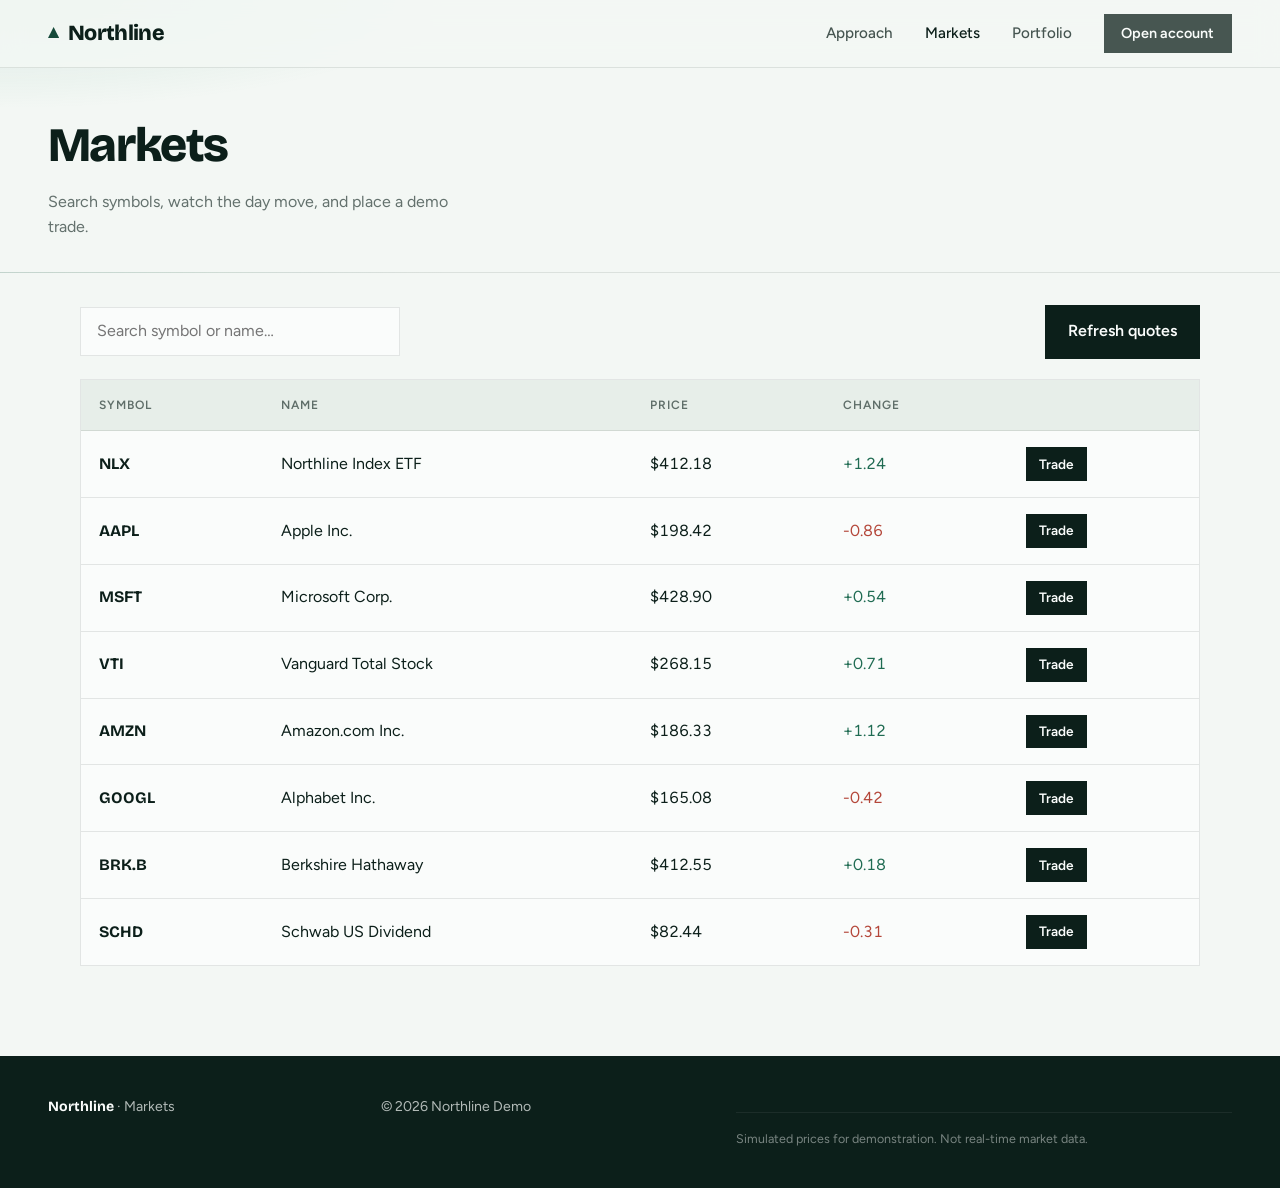
<file: brokerage-website/markets.html>
<!DOCTYPE html>
<html lang="en">
  <head>
    <meta charset="UTF-8" />
    <meta name="viewport" content="width=device-width, initial-scale=1" />
    <title>Markets — Northline</title>
    <meta name="description" content="Browse and trade demo stocks and ETFs on Northline." />
    <link rel="stylesheet" href="css/styles.css" />
  </head>
  <body>
    <nav class="site-nav is-scrolled" aria-label="Primary">
      <a class="nav-brand" href="index.html">
        <span class="mark" aria-hidden="true"></span>
        Northline
      </a>
      <button class="nav-toggle" type="button" aria-label="Menu" aria-expanded="false">
        <span></span><span></span><span></span>
      </button>
      <ul class="nav-links">
        <li><a href="index.html#approach">Approach</a></li>
        <li><a href="markets.html" aria-current="page">Markets</a></li>
        <li><a href="portfolio.html">Portfolio</a></li>
        <li>
          <a class="nav-cta" href="portfolio.html">Open account</a>
        </li>
      </ul>
    </nav>

    <header class="page-hero">
      <h1>Markets</h1>
      <p>Search symbols, watch the day move, and place a demo trade.</p>
    </header>

    <section class="section" style="padding-top: 2rem">
      <div class="section-inner">
        <div class="markets-toolbar">
          <input
            class="search-input"
            type="search"
            id="market-search"
            placeholder="Search symbol or name…"
            autocomplete="off"
          />
          <button class="btn btn-dark" type="button" id="refresh-quotes">Refresh quotes</button>
        </div>
        <div class="panel table-wrap">
          <table class="markets">
            <thead>
              <tr>
                <th>Symbol</th>
                <th>Name</th>
                <th>Price</th>
                <th>Change</th>
                <th></th>
              </tr>
            </thead>
            <tbody id="markets-body"></tbody>
          </table>
        </div>
      </div>
    </section>

    <footer class="site-footer">
      <div><strong>Northline</strong> · Markets</div>
      <div>© 2026 Northline Demo</div>
      <p class="disclaimer">
        Simulated prices for demonstration. Not real-time market data.
      </p>
    </footer>

    <div class="modal-backdrop" id="trade-modal" aria-hidden="true">
      <div class="modal" role="dialog" aria-labelledby="trade-title">
        <h2 id="trade-title">Trade</h2>
        <p class="sub" id="trade-sub"></p>
        <form id="trade-form">
          <div class="field">
            <label for="trade-side">Side</label>
            <select id="trade-side" name="side">
              <option value="buy">Buy</option>
              <option value="sell">Sell</option>
            </select>
          </div>
          <div class="field">
            <label for="trade-qty">Shares</label>
            <input id="trade-qty" name="qty" type="number" min="1" step="1" value="10" required />
          </div>
          <div class="modal-actions">
            <button type="button" class="btn btn-ghost" id="trade-cancel" style="color: var(--ink); border-color: var(--line)">
              Cancel
            </button>
            <button type="submit" class="btn btn-primary">Place order</button>
          </div>
        </form>
      </div>
    </div>

    <div class="toast" id="toast" role="status" aria-live="polite"></div>
    <script src="js/app.js"></script>
  </body>
</html>
</file>
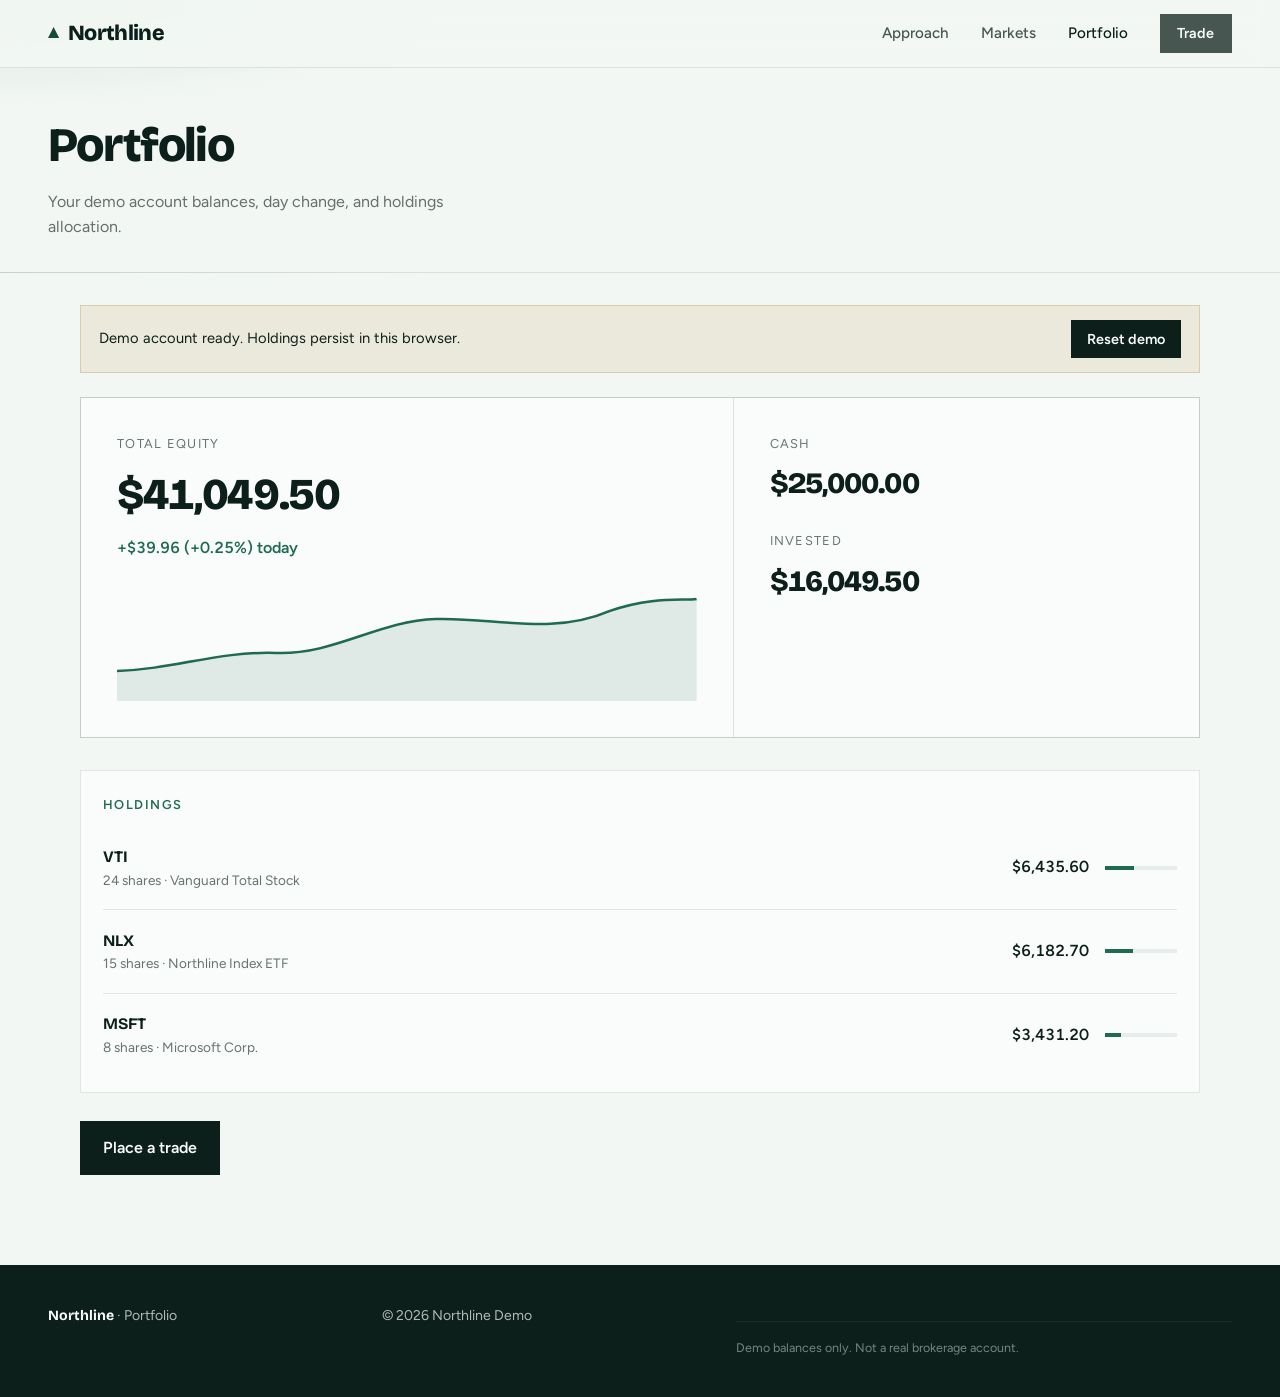
<file: brokerage-website/portfolio.html>
<!DOCTYPE html>
<html lang="en">
  <head>
    <meta charset="UTF-8" />
    <meta name="viewport" content="width=device-width, initial-scale=1" />
    <title>Portfolio — Northline</title>
    <meta name="description" content="View your Northline demo portfolio and holdings." />
    <link rel="stylesheet" href="css/styles.css" />
  </head>
  <body>
    <nav class="site-nav is-scrolled" aria-label="Primary">
      <a class="nav-brand" href="index.html">
        <span class="mark" aria-hidden="true"></span>
        Northline
      </a>
      <button class="nav-toggle" type="button" aria-label="Menu" aria-expanded="false">
        <span></span><span></span><span></span>
      </button>
      <ul class="nav-links">
        <li><a href="index.html#approach">Approach</a></li>
        <li><a href="markets.html">Markets</a></li>
        <li><a href="portfolio.html" aria-current="page">Portfolio</a></li>
        <li>
          <a class="nav-cta" href="markets.html">Trade</a>
        </li>
      </ul>
    </nav>

    <header class="page-hero">
      <h1>Portfolio</h1>
      <p>Your demo account balances, day change, and holdings allocation.</p>
    </header>

    <section class="section" style="padding-top: 2rem">
      <div class="section-inner">
        <div class="auth-banner" id="auth-banner">
          <span>Demo account ready. Holdings persist in this browser.</span>
          <button class="btn btn-dark" type="button" id="reset-portfolio" style="padding: 0.5rem 1rem; font-size: 0.9rem">
            Reset demo
          </button>
        </div>

        <div class="portfolio-summary">
          <div class="summary-block">
            <p class="summary-label">Total equity</p>
            <p class="summary-value" id="equity-value">$0.00</p>
            <p class="summary-delta up" id="equity-delta">+$0.00 (0.00%) today</p>
            <div class="holdings-chart" aria-hidden="true">
              <svg viewBox="0 0 400 120" preserveAspectRatio="none" id="equity-spark">
                <path
                  fill="none"
                  stroke="#1f6b52"
                  stroke-width="2.5"
                  d="M0,90 C40,88 70,70 110,72 C150,74 180,40 220,38 C260,36 300,55 340,30 C370,15 390,20 400,18"
                />
                <path
                  fill="rgba(31,107,82,0.12)"
                  d="M0,90 C40,88 70,70 110,72 C150,74 180,40 220,38 C260,36 300,55 340,30 C370,15 390,20 400,18 L400,120 L0,120 Z"
                />
              </svg>
            </div>
          </div>
          <div class="summary-block">
            <p class="summary-label">Cash</p>
            <p class="summary-value" id="cash-value" style="font-size: 1.85rem">$0.00</p>
            <p class="summary-label" style="margin-top: 1.5rem">Invested</p>
            <p class="summary-value" id="invested-value" style="font-size: 1.85rem">$0.00</p>
          </div>
        </div>

        <div class="panel" style="padding: 0.5rem 1.35rem 1rem">
          <p class="section-kicker" style="margin-top: 1rem">Holdings</p>
          <ul class="holdings-list" id="holdings-list"></ul>
        </div>

        <p style="margin-top: 1.75rem">
          <a class="btn btn-dark" href="markets.html">Place a trade</a>
        </p>
      </div>
    </section>

    <footer class="site-footer">
      <div><strong>Northline</strong> · Portfolio</div>
      <div>© 2026 Northline Demo</div>
      <p class="disclaimer">
        Demo balances only. Not a real brokerage account.
      </p>
    </footer>

    <div class="toast" id="toast" role="status" aria-live="polite"></div>
    <script src="js/app.js"></script>
  </body>
</html>
</file>
<file: brokerage-website/css/styles.css>
/* Northline — investment brokerage
   Direction: cool mist + deep pine + soft gold. Not purple, not cream-terracotta. */

@import url('https://fonts.googleapis.com/css2?family=Bricolage+Grotesque:opsz,wght@12..96,500;12..96,700;12..96,800&family=Figtree:wght@400;500;600&display=swap');

:root {
  --ink: #0c1f1a;
  --pine: #164a3a;
  --pine-mid: #1f6b52;
  --mint: #3a9b78;
  --fog: #e7eee9;
  --mist: #f3f7f4;
  --paper: #fafcfb;
  --gold: #b8974a;
  --gold-soft: #d4bc78;
  --line: rgba(12, 31, 26, 0.1);
  --muted: rgba(12, 31, 26, 0.62);
  --danger: #b4473a;
  --gain: #1f6b52;
  --loss: #b4473a;
  --radius: 2px;
  --font-brand: 'Bricolage Grotesque', sans-serif;
  --font-body: 'Figtree', sans-serif;
  --ease: cubic-bezier(0.22, 1, 0.36, 1);
  --nav-h: 4.25rem;
}

*,
*::before,
*::after {
  box-sizing: border-box;
  margin: 0;
  padding: 0;
}

html {
  scroll-behavior: smooth;
}

body {
  font-family: var(--font-body);
  color: var(--ink);
  background: var(--mist);
  line-height: 1.55;
  -webkit-font-smoothing: antialiased;
  overflow-x: hidden;
}

img {
  max-width: 100%;
  display: block;
}

a {
  color: inherit;
  text-decoration: none;
}

button,
input,
select {
  font: inherit;
}

/* —— Nav —— */
.site-nav {
  position: fixed;
  inset: 0 0 auto;
  z-index: 50;
  height: var(--nav-h);
  display: flex;
  align-items: center;
  justify-content: space-between;
  padding: 0 clamp(1.25rem, 4vw, 3rem);
  background: transparent;
  transition: background 0.4s var(--ease), backdrop-filter 0.4s var(--ease);
}

.site-nav.is-scrolled {
  background: rgba(243, 247, 244, 0.88);
  backdrop-filter: blur(12px);
  border-bottom: 1px solid var(--line);
}

.nav-brand {
  font-family: var(--font-brand);
  font-weight: 800;
  font-size: 1.35rem;
  letter-spacing: -0.03em;
  display: inline-flex;
  align-items: center;
  gap: 0.55rem;
}

.nav-brand .mark {
  width: 0.7rem;
  height: 0.7rem;
  background: var(--pine);
  clip-path: polygon(50% 0%, 100% 100%, 0% 100%);
  transform: translateY(-1px);
}

.nav-links {
  display: flex;
  align-items: center;
  gap: clamp(1rem, 3vw, 2rem);
  list-style: none;
  font-size: 0.95rem;
  font-weight: 500;
}

.nav-links a {
  opacity: 0.75;
  transition: opacity 0.2s;
}

.nav-links a:hover,
.nav-links a[aria-current='page'] {
  opacity: 1;
}

.nav-cta {
  display: inline-flex;
  align-items: center;
  gap: 0.5rem;
  background: var(--ink);
  color: var(--paper);
  padding: 0.55rem 1.1rem;
  font-weight: 600;
  font-size: 0.9rem;
  border: none;
  cursor: pointer;
  transition: background 0.25s var(--ease), transform 0.25s var(--ease);
}

.nav-cta:hover {
  background: var(--pine);
  transform: translateY(-1px);
}

.nav-toggle {
  display: none;
  background: none;
  border: none;
  width: 2.5rem;
  height: 2.5rem;
  cursor: pointer;
  flex-direction: column;
  justify-content: center;
  gap: 5px;
}

.nav-toggle span {
  display: block;
  height: 2px;
  width: 100%;
  background: var(--ink);
}

@media (max-width: 760px) {
  .nav-toggle {
    display: flex;
  }

  .nav-links {
    position: fixed;
    top: var(--nav-h);
    left: 0;
    right: 0;
    flex-direction: column;
    align-items: stretch;
    padding: 1rem 1.25rem 1.5rem;
    background: rgba(243, 247, 244, 0.97);
    border-bottom: 1px solid var(--line);
    gap: 0;
    transform: translateY(-120%);
    opacity: 0;
    pointer-events: none;
    transition: transform 0.35s var(--ease), opacity 0.35s var(--ease);
  }

  .nav-links.is-open {
    transform: translateY(0);
    opacity: 1;
    pointer-events: auto;
  }

  .nav-links li {
    padding: 0.85rem 0;
    border-bottom: 1px solid var(--line);
  }

  .nav-links .nav-cta {
    justify-content: center;
    margin-top: 0.75rem;
  }
}

/* —— Buttons —— */
.btn {
  display: inline-flex;
  align-items: center;
  justify-content: center;
  gap: 0.5rem;
  padding: 0.9rem 1.45rem;
  font-weight: 600;
  font-size: 1rem;
  border: none;
  cursor: pointer;
  transition: transform 0.25s var(--ease), background 0.25s var(--ease), color 0.25s;
}

.btn-primary {
  background: var(--gold);
  color: var(--ink);
}

.btn-primary:hover {
  background: var(--gold-soft);
  transform: translateY(-2px);
}

.btn-ghost {
  background: transparent;
  color: var(--paper);
  border: 1px solid rgba(250, 252, 251, 0.35);
}

.btn-ghost:hover {
  background: rgba(250, 252, 251, 0.1);
  transform: translateY(-2px);
}

.btn-dark {
  background: var(--ink);
  color: var(--paper);
}

.btn-dark:hover {
  background: var(--pine);
  transform: translateY(-2px);
}

.btn-group {
  display: flex;
  flex-wrap: wrap;
  gap: 0.75rem;
}

/* —— Hero —— */
.hero {
  position: relative;
  min-height: 100vh;
  min-height: 100dvh;
  display: grid;
  align-items: end;
  color: var(--paper);
  overflow: hidden;
}

.hero-media {
  position: absolute;
  inset: 0;
  z-index: 0;
}

.hero-media img {
  width: 100%;
  height: 100%;
  object-fit: cover;
  object-position: center 40%;
  transform: scale(1.04);
  animation: hero-drift 28s ease-in-out infinite alternate;
}

@keyframes hero-drift {
  from {
    transform: scale(1.04) translate3d(0, 0, 0);
  }
  to {
    transform: scale(1.1) translate3d(-1.5%, -1%, 0);
  }
}

.hero-media::after {
  content: '';
  position: absolute;
  inset: 0;
  background:
    linear-gradient(
      180deg,
      rgba(12, 31, 26, 0.35) 0%,
      rgba(12, 31, 26, 0.15) 35%,
      rgba(12, 31, 26, 0.72) 72%,
      rgba(12, 31, 26, 0.92) 100%
    ),
    linear-gradient(90deg, rgba(22, 74, 58, 0.45) 0%, transparent 55%);
}

.hero-chart {
  position: absolute;
  inset: auto 0 18% 0;
  height: 42%;
  z-index: 1;
  pointer-events: none;
  opacity: 0.55;
}

.hero-chart path {
  fill: none;
  stroke: var(--gold-soft);
  stroke-width: 2.5;
  stroke-linecap: round;
  stroke-linejoin: round;
  stroke-dasharray: 1800;
  stroke-dashoffset: 1800;
  animation: draw-line 2.4s var(--ease) 0.6s forwards;
}

.hero-chart .ghost {
  stroke: rgba(250, 252, 251, 0.22);
  stroke-width: 1.5;
  animation-delay: 0.9s;
}

@keyframes draw-line {
  to {
    stroke-dashoffset: 0;
  }
}

.hero-content {
  position: relative;
  z-index: 2;
  padding: calc(var(--nav-h) + 2rem) clamp(1.25rem, 4vw, 3rem) clamp(3rem, 8vh, 5rem);
  max-width: 44rem;
}

.hero-brand {
  font-family: var(--font-brand);
  font-weight: 800;
  font-size: clamp(3.4rem, 11vw, 6.5rem);
  line-height: 0.92;
  letter-spacing: -0.045em;
  margin-bottom: 1.1rem;
  opacity: 0;
  transform: translateY(28px);
  animation: rise 0.9s var(--ease) 0.15s forwards;
}

.hero-headline {
  font-family: var(--font-brand);
  font-weight: 700;
  font-size: clamp(1.35rem, 3.2vw, 1.85rem);
  letter-spacing: -0.02em;
  line-height: 1.25;
  max-width: 22ch;
  margin-bottom: 0.85rem;
  opacity: 0;
  transform: translateY(24px);
  animation: rise 0.9s var(--ease) 0.32s forwards;
}

.hero-lede {
  font-size: 1.05rem;
  color: rgba(250, 252, 251, 0.82);
  max-width: 34ch;
  margin-bottom: 1.75rem;
  opacity: 0;
  transform: translateY(20px);
  animation: rise 0.9s var(--ease) 0.48s forwards;
}

.hero-content .btn-group {
  opacity: 0;
  transform: translateY(16px);
  animation: rise 0.9s var(--ease) 0.62s forwards;
}

@keyframes rise {
  to {
    opacity: 1;
    transform: translateY(0);
  }
}

/* —— Sections —— */
.section {
  padding: clamp(4rem, 10vh, 7rem) clamp(1.25rem, 4vw, 3rem);
}

.section-inner {
  max-width: 1120px;
  margin: 0 auto;
}

.section-kicker {
  font-size: 0.8rem;
  font-weight: 600;
  letter-spacing: 0.12em;
  text-transform: uppercase;
  color: var(--pine-mid);
  margin-bottom: 0.75rem;
}

.section-title {
  font-family: var(--font-brand);
  font-weight: 700;
  font-size: clamp(1.85rem, 4vw, 2.75rem);
  letter-spacing: -0.03em;
  line-height: 1.15;
  margin-bottom: 0.75rem;
  max-width: 18ch;
}

.section-lede {
  color: var(--muted);
  max-width: 42ch;
  font-size: 1.05rem;
  margin-bottom: 2.5rem;
}

.reveal {
  opacity: 0;
  transform: translateY(28px);
  transition: opacity 0.8s var(--ease), transform 0.8s var(--ease);
}

.reveal.is-visible {
  opacity: 1;
  transform: translateY(0);
}

/* —— Approach (one job) —— */
.approach {
  background:
    radial-gradient(ellipse 80% 60% at 100% 0%, rgba(58, 155, 120, 0.12), transparent 55%),
    var(--paper);
}

.steps {
  display: grid;
  grid-template-columns: repeat(3, 1fr);
  gap: clamp(1.5rem, 4vw, 3rem);
  list-style: none;
  counter-reset: step;
}

.steps li {
  counter-increment: step;
  padding-top: 1.25rem;
  border-top: 1px solid var(--line);
}

.steps li::before {
  content: counter(step, decimal-leading-zero);
  display: block;
  font-family: var(--font-brand);
  font-weight: 700;
  font-size: 0.95rem;
  color: var(--gold);
  margin-bottom: 0.85rem;
  letter-spacing: 0.04em;
}

.steps h3 {
  font-family: var(--font-brand);
  font-size: 1.25rem;
  font-weight: 700;
  letter-spacing: -0.02em;
  margin-bottom: 0.45rem;
}

.steps p {
  color: var(--muted);
  font-size: 0.98rem;
}

@media (max-width: 760px) {
  .steps {
    grid-template-columns: 1fr;
  }
}

/* —— Markets strip —— */
.markets-section {
  background: var(--ink);
  color: var(--paper);
}

.markets-section .section-kicker {
  color: var(--gold-soft);
}

.markets-section .section-lede {
  color: rgba(250, 252, 251, 0.65);
}

.ticker-row {
  display: grid;
  grid-template-columns: repeat(4, 1fr);
  gap: 1px;
  background: rgba(250, 252, 251, 0.08);
  border: 1px solid rgba(250, 252, 251, 0.1);
}

.ticker {
  background: rgba(12, 31, 26, 0.6);
  padding: 1.35rem 1.25rem;
  min-height: 7.5rem;
}

.ticker-sym {
  font-family: var(--font-brand);
  font-weight: 700;
  font-size: 1.1rem;
  letter-spacing: -0.02em;
  margin-bottom: 0.25rem;
}

.ticker-name {
  font-size: 0.82rem;
  opacity: 0.55;
  margin-bottom: 1rem;
}

.ticker-price {
  font-variant-numeric: tabular-nums;
  font-size: 1.35rem;
  font-weight: 600;
}

.ticker-change {
  font-size: 0.88rem;
  font-variant-numeric: tabular-nums;
  margin-top: 0.25rem;
}

.ticker-change.up {
  color: #7dcea0;
}

.ticker-change.down {
  color: #e8a09a;
}

@media (max-width: 900px) {
  .ticker-row {
    grid-template-columns: repeat(2, 1fr);
  }
}

@media (max-width: 480px) {
  .ticker-row {
    grid-template-columns: 1fr;
  }
}

.link-arrow {
  display: inline-flex;
  align-items: center;
  gap: 0.4rem;
  margin-top: 2rem;
  font-weight: 600;
  color: var(--gold-soft);
  transition: gap 0.25s var(--ease);
}

.link-arrow:hover {
  gap: 0.7rem;
}

/* —— Trust / custody —— */
.custody {
  background:
    linear-gradient(135deg, rgba(22, 74, 58, 0.06), transparent 40%),
    repeating-linear-gradient(
      -12deg,
      transparent,
      transparent 24px,
      rgba(12, 31, 26, 0.03) 24px,
      rgba(12, 31, 26, 0.03) 25px
    ),
    var(--fog);
}

.custody-grid {
  display: grid;
  grid-template-columns: 1.2fr 1fr;
  gap: clamp(2rem, 6vw, 4rem);
  align-items: end;
}

.custody-visual {
  aspect-ratio: 4 / 3;
  background:
    linear-gradient(160deg, rgba(12, 31, 26, 0.25), rgba(22, 74, 58, 0.45)),
    url('https://images.unsplash.com/photo-1486406146926-c627a92ad1ab?auto=format&fit=crop&w=1200&q=80')
      center / cover;
  min-height: 280px;
}

.custody-points {
  list-style: none;
  display: flex;
  flex-direction: column;
  gap: 1.5rem;
}

.custody-points h3 {
  font-family: var(--font-brand);
  font-size: 1.15rem;
  margin-bottom: 0.35rem;
}

.custody-points p {
  color: var(--muted);
  font-size: 0.98rem;
}

@media (max-width: 800px) {
  .custody-grid {
    grid-template-columns: 1fr;
  }
}

/* —— Final CTA —— */
.final-cta {
  background: var(--pine);
  color: var(--paper);
  text-align: center;
}

.final-cta .section-title {
  max-width: none;
  margin-left: auto;
  margin-right: auto;
}

.final-cta .section-lede {
  margin-left: auto;
  margin-right: auto;
  color: rgba(250, 252, 251, 0.7);
}

.final-cta .btn-group {
  justify-content: center;
}

/* —— Footer —— */
.site-footer {
  background: var(--ink);
  color: rgba(250, 252, 251, 0.7);
  padding: 2.5rem clamp(1.25rem, 4vw, 3rem);
  display: flex;
  flex-wrap: wrap;
  justify-content: space-between;
  gap: 1rem;
  font-size: 0.88rem;
}

.site-footer strong {
  color: var(--paper);
  font-family: var(--font-brand);
  font-weight: 700;
}

.site-footer .disclaimer {
  flex-basis: 100%;
  margin-top: 1rem;
  padding-top: 1rem;
  border-top: 1px solid rgba(250, 252, 251, 0.1);
  font-size: 0.78rem;
  opacity: 0.65;
  max-width: 62ch;
}

/* —— Page shell (markets / portfolio) —— */
.page-hero {
  padding: calc(var(--nav-h) + 2.5rem) clamp(1.25rem, 4vw, 3rem) 2rem;
  background:
    radial-gradient(ellipse 70% 80% at 0% 0%, rgba(58, 155, 120, 0.15), transparent 50%),
    var(--mist);
  border-bottom: 1px solid var(--line);
}

.page-hero h1 {
  font-family: var(--font-brand);
  font-weight: 800;
  font-size: clamp(2rem, 5vw, 3rem);
  letter-spacing: -0.035em;
  margin-bottom: 0.5rem;
}

.page-hero p {
  color: var(--muted);
  max-width: 42ch;
}

/* —— Markets table —— */
.panel {
  background: var(--paper);
  border: 1px solid var(--line);
}

.markets-toolbar {
  display: flex;
  flex-wrap: wrap;
  gap: 0.75rem;
  align-items: center;
  justify-content: space-between;
  margin-bottom: 1.25rem;
}

.search-input {
  flex: 1;
  min-width: 180px;
  max-width: 320px;
  padding: 0.7rem 1rem;
  border: 1px solid var(--line);
  background: var(--paper);
  color: var(--ink);
}

.search-input:focus {
  outline: 2px solid var(--mint);
  outline-offset: 1px;
}

.table-wrap {
  overflow-x: auto;
}

table.markets {
  width: 100%;
  border-collapse: collapse;
  font-variant-numeric: tabular-nums;
}

table.markets th,
table.markets td {
  text-align: left;
  padding: 1rem 1.15rem;
  border-bottom: 1px solid var(--line);
  white-space: nowrap;
}

table.markets th {
  font-size: 0.75rem;
  text-transform: uppercase;
  letter-spacing: 0.08em;
  color: var(--muted);
  font-weight: 600;
  background: var(--fog);
}

table.markets tr:last-child td {
  border-bottom: none;
}

table.markets tr {
  transition: background 0.2s;
}

table.markets tbody tr:hover {
  background: rgba(58, 155, 120, 0.06);
}

.sym {
  font-family: var(--font-brand);
  font-weight: 700;
}

.change.up {
  color: var(--gain);
}

.change.down {
  color: var(--loss);
}

.trade-btn {
  padding: 0.4rem 0.85rem;
  background: var(--ink);
  color: var(--paper);
  border: none;
  font-size: 0.85rem;
  font-weight: 600;
  cursor: pointer;
  transition: background 0.2s;
}

.trade-btn:hover {
  background: var(--pine);
}

/* —— Portfolio —— */
.portfolio-summary {
  display: grid;
  grid-template-columns: 1.4fr 1fr;
  gap: 1px;
  background: var(--line);
  border: 1px solid var(--line);
  margin-bottom: 2rem;
}

.summary-block {
  background: var(--paper);
  padding: clamp(1.5rem, 3vw, 2.25rem);
}

.summary-label {
  font-size: 0.8rem;
  text-transform: uppercase;
  letter-spacing: 0.1em;
  color: var(--muted);
  margin-bottom: 0.5rem;
}

.summary-value {
  font-family: var(--font-brand);
  font-weight: 800;
  font-size: clamp(2rem, 4vw, 2.75rem);
  letter-spacing: -0.03em;
  font-variant-numeric: tabular-nums;
}

.summary-delta {
  margin-top: 0.4rem;
  font-variant-numeric: tabular-nums;
  font-weight: 600;
}

.summary-delta.up {
  color: var(--gain);
}

.summary-delta.down {
  color: var(--loss);
}

.holdings-chart {
  height: 120px;
  margin-top: 1.25rem;
}

.holdings-chart svg {
  width: 100%;
  height: 100%;
}

.holdings-list {
  list-style: none;
}

.holding {
  display: grid;
  grid-template-columns: 1fr auto auto;
  gap: 1rem;
  align-items: center;
  padding: 1.15rem 0;
  border-bottom: 1px solid var(--line);
}

.holding:last-child {
  border-bottom: none;
}

.holding-sym {
  font-family: var(--font-brand);
  font-weight: 700;
}

.holding-meta {
  font-size: 0.85rem;
  color: var(--muted);
}

.holding-value {
  font-variant-numeric: tabular-nums;
  font-weight: 600;
  text-align: right;
}

.holding-alloc {
  width: 4.5rem;
  height: 4px;
  background: var(--fog);
  justify-self: end;
}

.holding-alloc span {
  display: block;
  height: 100%;
  background: var(--pine-mid);
}

@media (max-width: 700px) {
  .portfolio-summary {
    grid-template-columns: 1fr;
  }

  .holding {
    grid-template-columns: 1fr auto;
  }

  .holding-alloc {
    display: none;
  }
}

/* —— Trade modal —— */
.modal-backdrop {
  position: fixed;
  inset: 0;
  background: rgba(12, 31, 26, 0.55);
  z-index: 100;
  display: flex;
  align-items: center;
  justify-content: center;
  padding: 1.25rem;
  opacity: 0;
  pointer-events: none;
  transition: opacity 0.3s var(--ease);
}

.modal-backdrop.is-open {
  opacity: 1;
  pointer-events: auto;
}

.modal {
  background: var(--paper);
  width: min(420px, 100%);
  padding: 1.75rem;
  transform: translateY(16px);
  transition: transform 0.35s var(--ease);
}

.modal-backdrop.is-open .modal {
  transform: translateY(0);
}

.modal h2 {
  font-family: var(--font-brand);
  font-size: 1.4rem;
  margin-bottom: 0.35rem;
}

.modal .sub {
  color: var(--muted);
  font-size: 0.9rem;
  margin-bottom: 1.25rem;
}

.field {
  margin-bottom: 1rem;
}

.field label {
  display: block;
  font-size: 0.8rem;
  font-weight: 600;
  letter-spacing: 0.04em;
  text-transform: uppercase;
  margin-bottom: 0.4rem;
  color: var(--muted);
}

.field input,
.field select {
  width: 100%;
  padding: 0.7rem 0.85rem;
  border: 1px solid var(--line);
  background: var(--mist);
}

.modal-actions {
  display: flex;
  gap: 0.65rem;
  margin-top: 1.25rem;
}

.modal-actions .btn {
  flex: 1;
  padding: 0.75rem 1rem;
}

.toast {
  position: fixed;
  bottom: 1.5rem;
  right: 1.5rem;
  background: var(--ink);
  color: var(--paper);
  padding: 0.85rem 1.2rem;
  font-size: 0.92rem;
  z-index: 120;
  transform: translateY(120%);
  opacity: 0;
  transition: transform 0.4s var(--ease), opacity 0.4s var(--ease);
}

.toast.is-visible {
  transform: translateY(0);
  opacity: 1;
}

/* —— Auth gate (demo) —— */
.auth-banner {
  background: rgba(184, 151, 74, 0.15);
  border: 1px solid rgba(184, 151, 74, 0.35);
  padding: 0.85rem 1.1rem;
  margin-bottom: 1.5rem;
  font-size: 0.92rem;
  display: flex;
  flex-wrap: wrap;
  align-items: center;
  justify-content: space-between;
  gap: 0.75rem;
}
</file>
